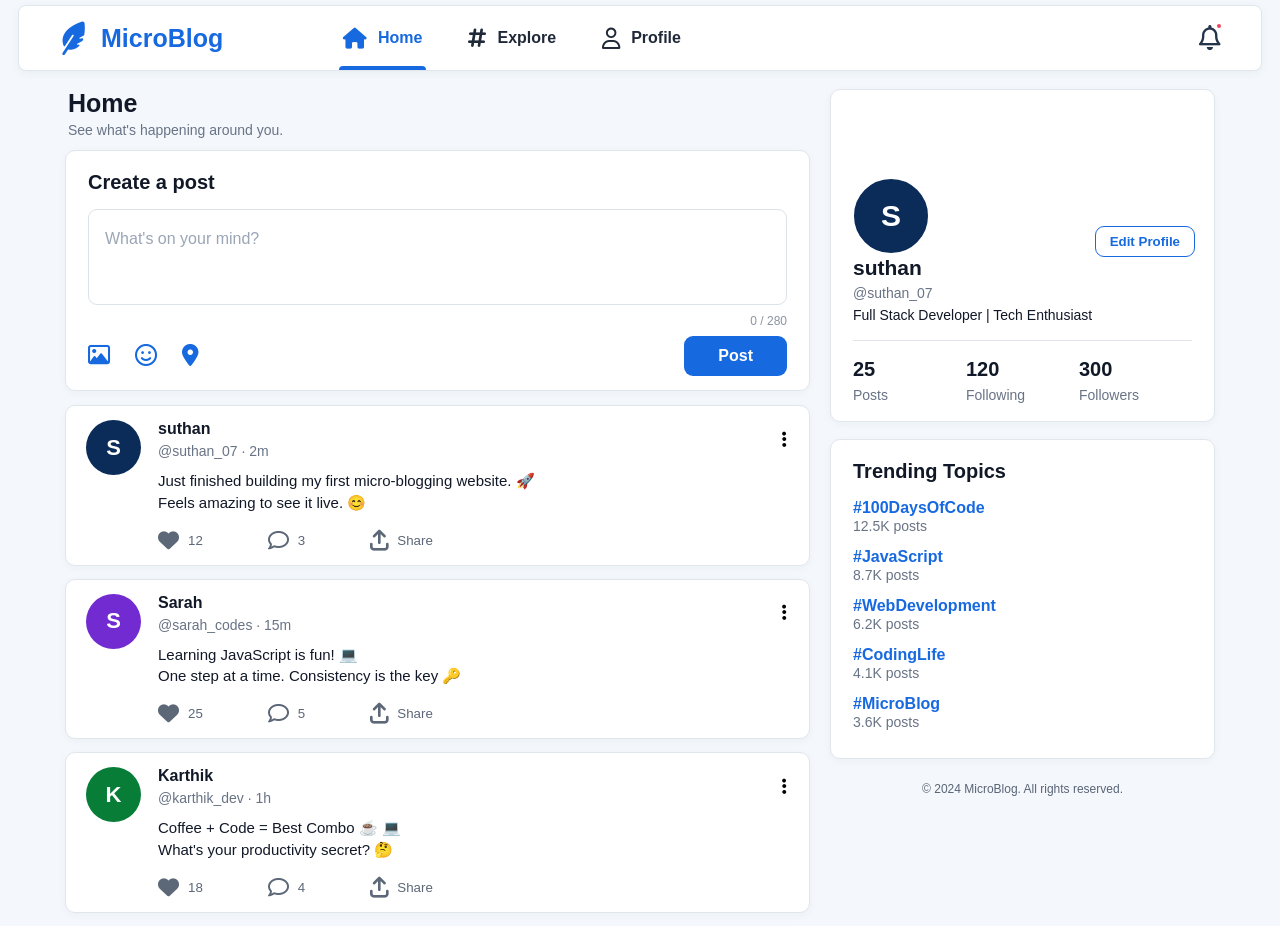
<file: EX-1(b)/index.html>
<!DOCTYPE html>
<html lang="en">
<head>
<meta charset="UTF-8">
<meta name="viewport" content="width=device-width, initial-scale=1.0">
<title>MicroBlog</title>
<link rel="stylesheet" href="style.css">
<link rel="stylesheet" href="https://cdnjs.cloudflare.com/ajax/libs/font-awesome/6.5.2/css/all.min.css">
</head>

<body>

<header class="navbar">
    <div class="logo">
        <i class="fa-solid fa-feather-pointed"></i>
        <span>MicroBlog</span>
    </div>

    <nav>
        <a href="#home" class="nav-link active" data-page="home">
            <i class="fa-solid fa-house"></i>
            <span>Home</span>
        </a>

        <a href="#explore" class="nav-link" data-page="explore">
            <i class="fa-solid fa-hashtag"></i>
            <span>Explore</span>
        </a>

        <a href="#profile" class="nav-link" data-page="profile">
            <i class="fa-regular fa-user"></i>
            <span>Profile</span>
        </a>
    </nav>

    <button class="notification-btn" id="notificationBtn">
        <i class="fa-regular fa-bell"></i>
        <span class="notification-dot"></span>
    </button>
</header>


<main class="layout">

<section class="feed">

    <div class="page-title" id="pageTitle">
        <h1>Home</h1>
        <p>See what's happening around you.</p>
    </div>


    <!-- CREATE POST -->
    <div class="create-post">
        <h2>Create a post</h2>

        <textarea id="postInput"
        maxlength="280"
        placeholder="What's on your mind?"></textarea>

        <div class="post-tools">
            <span id="charCount">0 / 280</span>
        </div>

        <div class="post-actions">

            <div class="action-icons">

                <button id="imageBtn" title="Add image">
                    <i class="fa-regular fa-image"></i>
                </button>

                <button id="emojiBtn" title="Add emoji">
                    <i class="fa-regular fa-face-smile"></i>
                </button>

                <button id="locationBtn" title="Add location">
                    <i class="fa-solid fa-location-dot"></i>
                </button>

                <input type="file" id="imageInput" accept="image/*" hidden>

            </div>

            <button id="postBtn">Post</button>
        </div>

        <div id="emojiPicker" class="emoji-picker">
            <button>😀</button>
            <button>😂</button>
            <button>😍</button>
            <button>🔥</button>
            <button>🚀</button>
            <button>❤️</button>
            <button>👍</button>
            <button>😊</button>
            <button>💻</button>
            <button>☕</button>
            <button>🎯</button>
            <button>✨</button>
        </div>
    </div>


    <!-- POSTS -->
    <div id="posts">

        <article class="post">

            <div class="avatar blue">S</div>

            <div class="post-content">

                <div class="post-header">

                    <div>
                        <strong>suthan</strong>
                        <span>@suthan_07 · 2m</span>
                    </div>

                    <button class="more-btn">
                        <i class="fa-solid fa-ellipsis-vertical"></i>
                    </button>

                    <div class="post-menu">
                        <button>Save Post</button>
                        <button>Copy Link</button>
                        <button>Report</button>
                    </div>

                </div>

                <p>
                    Just finished building my first micro-blogging website. 🚀<br>
                    Feels amazing to see it live. 😊
                </p>

                <div class="post-footer">

                    <button class="like-btn">
                        <i class="fa-solid fa-heart"></i>
                        <span>12</span>
                    </button>

                    <button class="comment-btn">
                        <i class="fa-regular fa-comment"></i>
                        <span>3</span>
                    </button>

                    <button class="share-btn">
                        <i class="fa-solid fa-arrow-up-from-bracket"></i>
                        <span>Share</span>
                    </button>

                </div>

                <div class="comments">
                    <div class="comment">
                        <b>Alex</b>
                        <span>Great work! 🔥</span>
                    </div>

                    <div class="comment">
                        <b>John</b>
                        <span>Looks amazing!</span>
                    </div>

                    <div class="comment-input">
                        <input placeholder="Write a comment...">
                        <button>Send</button>
                    </div>
                </div>

            </div>
        </article>


        <article class="post">

            <div class="avatar purple">S</div>

            <div class="post-content">

                <div class="post-header">

                    <div>
                        <strong>Sarah</strong>
                        <span>@sarah_codes · 15m</span>
                    </div>

                    <button class="more-btn">
                        <i class="fa-solid fa-ellipsis-vertical"></i>
                    </button>

                    <div class="post-menu">
                        <button>Save Post</button>
                        <button>Copy Link</button>
                        <button>Report</button>
                    </div>

                </div>

                <p>
                    Learning JavaScript is fun! 💻<br>
                    One step at a time. Consistency is the key 🔑
                </p>

                <div class="post-footer">

                    <button class="like-btn">
                        <i class="fa-solid fa-heart"></i>
                        <span>25</span>
                    </button>

                    <button class="comment-btn">
                        <i class="fa-regular fa-comment"></i>
                        <span>5</span>
                    </button>

                    <button class="share-btn">
                        <i class="fa-solid fa-arrow-up-from-bracket"></i>
                        <span>Share</span>
                    </button>

                </div>

                <div class="comments">

                    <div class="comment">
                        <b>Mike</b>
                        <span>Keep going! 💪</span>
                    </div>

                    <div class="comment-input">
                        <input placeholder="Write a comment...">
                        <button>Send</button>
                    </div>

                </div>

            </div>
        </article>


        <article class="post">

            <div class="avatar green">K</div>

            <div class="post-content">

                <div class="post-header">

                    <div>
                        <strong>Karthik</strong>
                        <span>@karthik_dev · 1h</span>
                    </div>

                    <button class="more-btn">
                        <i class="fa-solid fa-ellipsis-vertical"></i>
                    </button>

                    <div class="post-menu">
                        <button>Save Post</button>
                        <button>Copy Link</button>
                        <button>Report</button>
                    </div>

                </div>

                <p>
                    Coffee + Code = Best Combo ☕ 💻<br>
                    What's your productivity secret? 🤔
                </p>

                <div class="post-footer">

                    <button class="like-btn">
                        <i class="fa-solid fa-heart"></i>
                        <span>18</span>
                    </button>

                    <button class="comment-btn">
                        <i class="fa-regular fa-comment"></i>
                        <span>4</span>
                    </button>

                    <button class="share-btn">
                        <i class="fa-solid fa-arrow-up-from-bracket"></i>
                        <span>Share</span>
                    </button>

                </div>

                <div class="comments">

                    <div class="comment-input">
                        <input placeholder="Write a comment...">
                        <button>Send</button>
                    </div>

                </div>

            </div>
        </article>

    </div>

</section>


<!-- SIDEBAR -->
<aside class="sidebar">

    <!-- PROFILE CARD -->
    <div class="profile-card">

        <div class="cover"></div>

        <div class="profile-info">

            <div class="profile-avatar" id="profileAvatar">S</div>

            <button class="edit-profile" id="editProfile">
                Edit Profile
            </button>

            <h2 id="profileName">suthan</h2>
            <p class="username" id="profileUsername">@suthan_07</p>

            <p class="bio" id="profileBio">
                Full Stack Developer | Tech Enthusiast
            </p>

            <div class="profile-stats">

                <div>
                    <strong id="postCount">25</strong>
                    <span>Posts</span>
                </div>

                <div>
                    <strong>120</strong>
                    <span>Following</span>
                </div>

                <div>
                    <strong>300</strong>
                    <span>Followers</span>
                </div>

            </div>

        </div>
    </div>


    <!-- TRENDING -->
    <div class="trending">

        <h2>Trending Topics</h2>

        <div class="trend">
            <button>#100DaysOfCode</button>
            <span>12.5K posts</span>
        </div>

        <div class="trend">
            <button>#JavaScript</button>
            <span>8.7K posts</span>
        </div>

        <div class="trend">
            <button>#WebDevelopment</button>
            <span>6.2K posts</span>
        </div>

        <div class="trend">
            <button>#CodingLife</button>
            <span>4.1K posts</span>
        </div>

        <div class="trend">
            <button>#MicroBlog</button>
            <span>3.6K posts</span>
        </div>

    </div>

    <footer>
        © 2024 MicroBlog. All rights reserved.
    </footer>

</aside>

</main>


<!-- NOTIFICATION PANEL -->
<div class="notification-panel" id="notificationPanel">

    <div class="notification-header">
        <h3>Notifications</h3>
        <button id="closeNotifications">×</button>
    </div>

    <div class="notification-item">
        <div class="notification-icon">❤️</div>
        <p><b>Sarah</b> liked your post.</p>
    </div>

    <div class="notification-item">
        <div class="notification-icon">💬</div>
        <p><b>Alex</b> commented on your post.</p>
    </div>

    <div class="notification-item">
        <div class="notification-icon">👤</div>
        <p><b>John</b> started following you.</p>
    </div>

</div>


<!-- MODAL -->
<div class="modal" id="profileModal">

    <div class="modal-box">

        <button class="close-modal" id="closeModal">×</button>

        <h2>Edit Profile</h2>

        <label>Name</label>
        <input id="editName" value="suthan">

        <label>Username</label>
        <input id="editUsername" value="suthan_07">

        <label>Bio</label>
        <textarea id="editBio">Full Stack Developer | Tech Enthusiast</textarea>

        <button class="save-profile" id="saveProfile">
            Save Changes
        </button>

    </div>

</div>


<script src="script.js"></script>

</body>
</html>
</file>
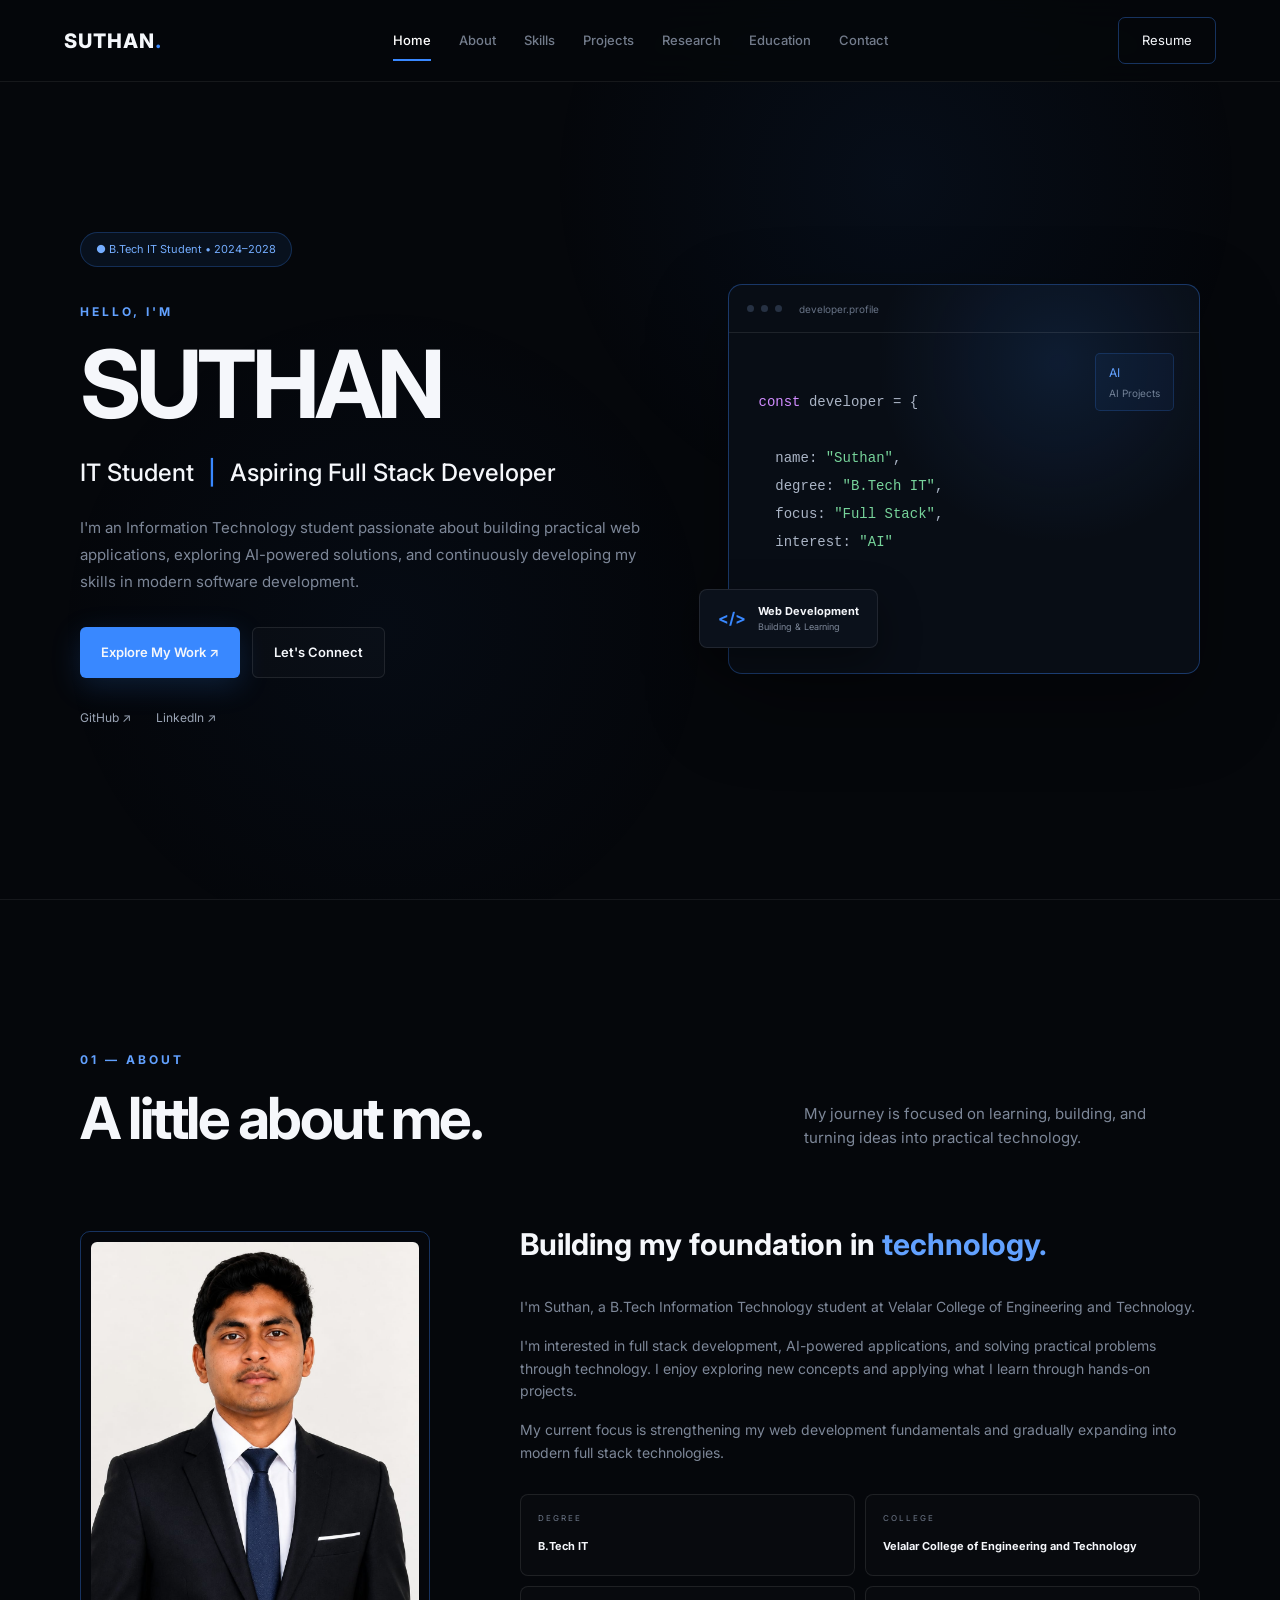
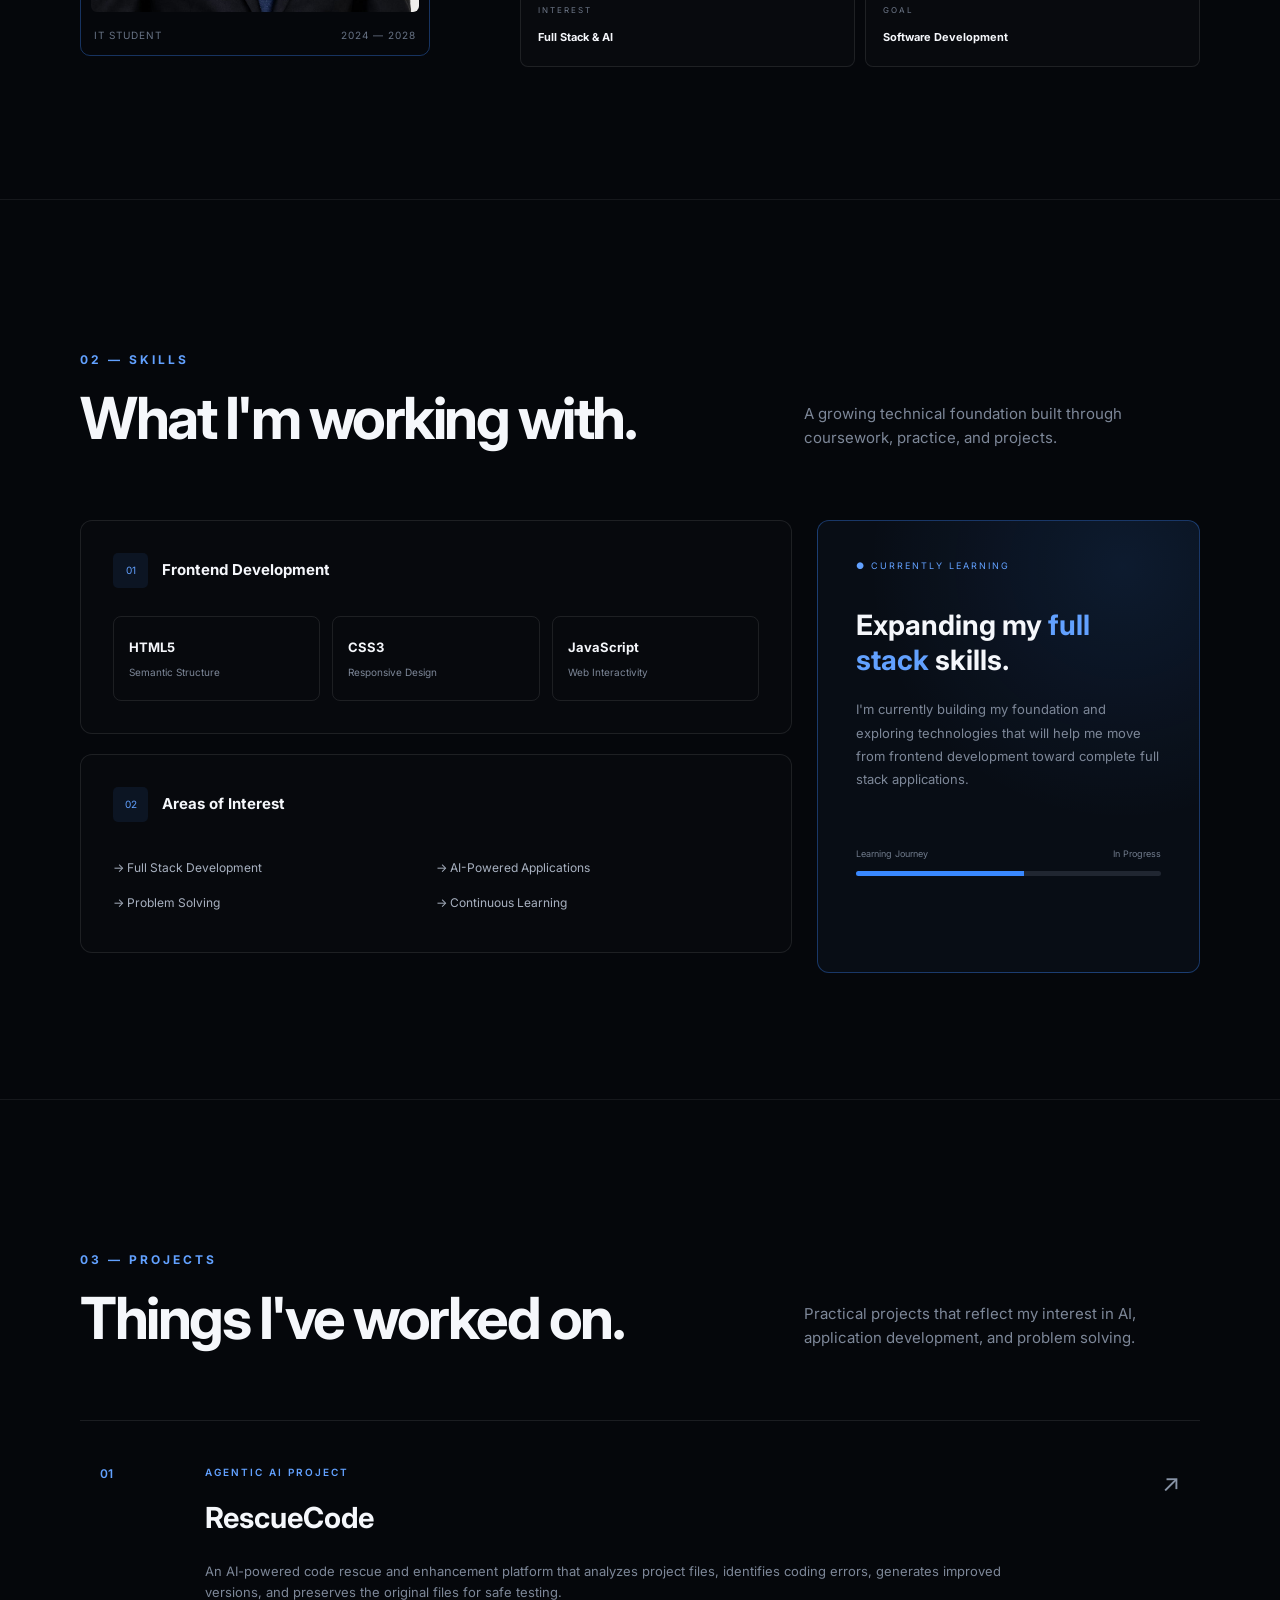
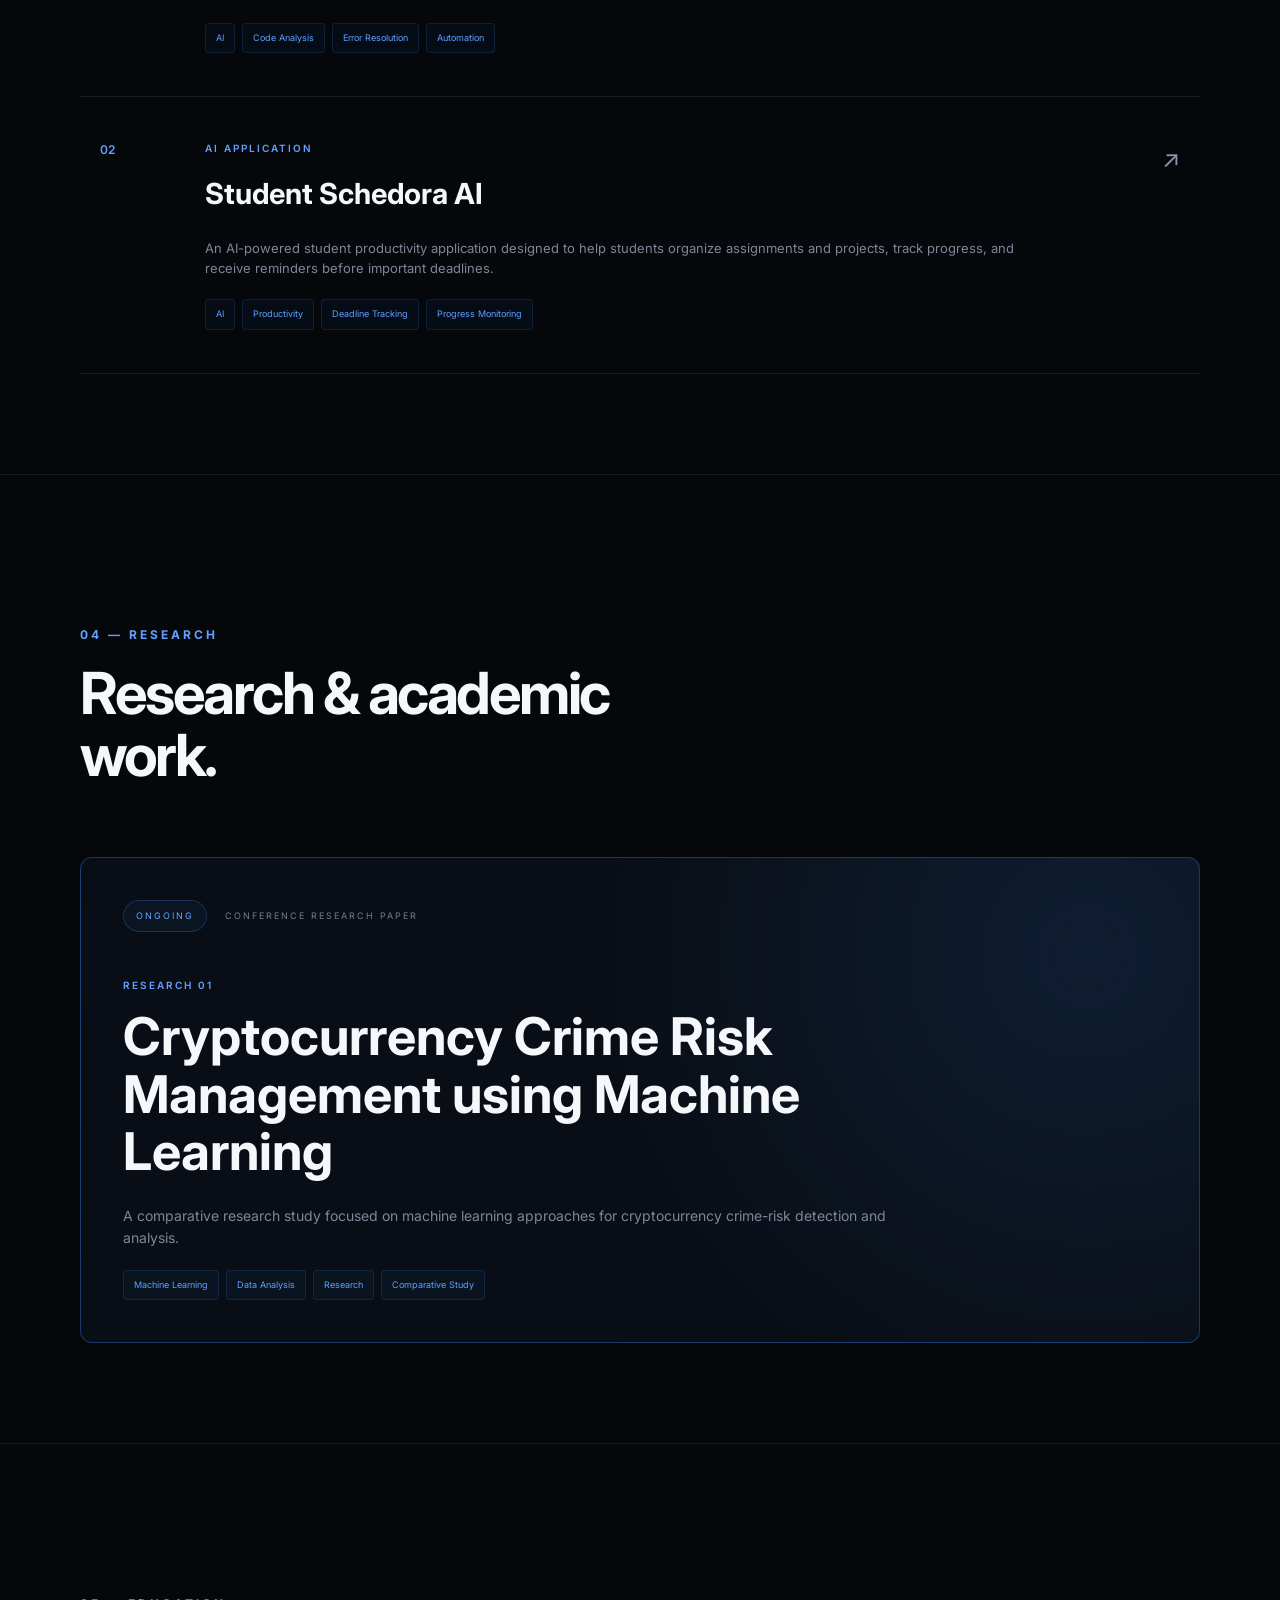
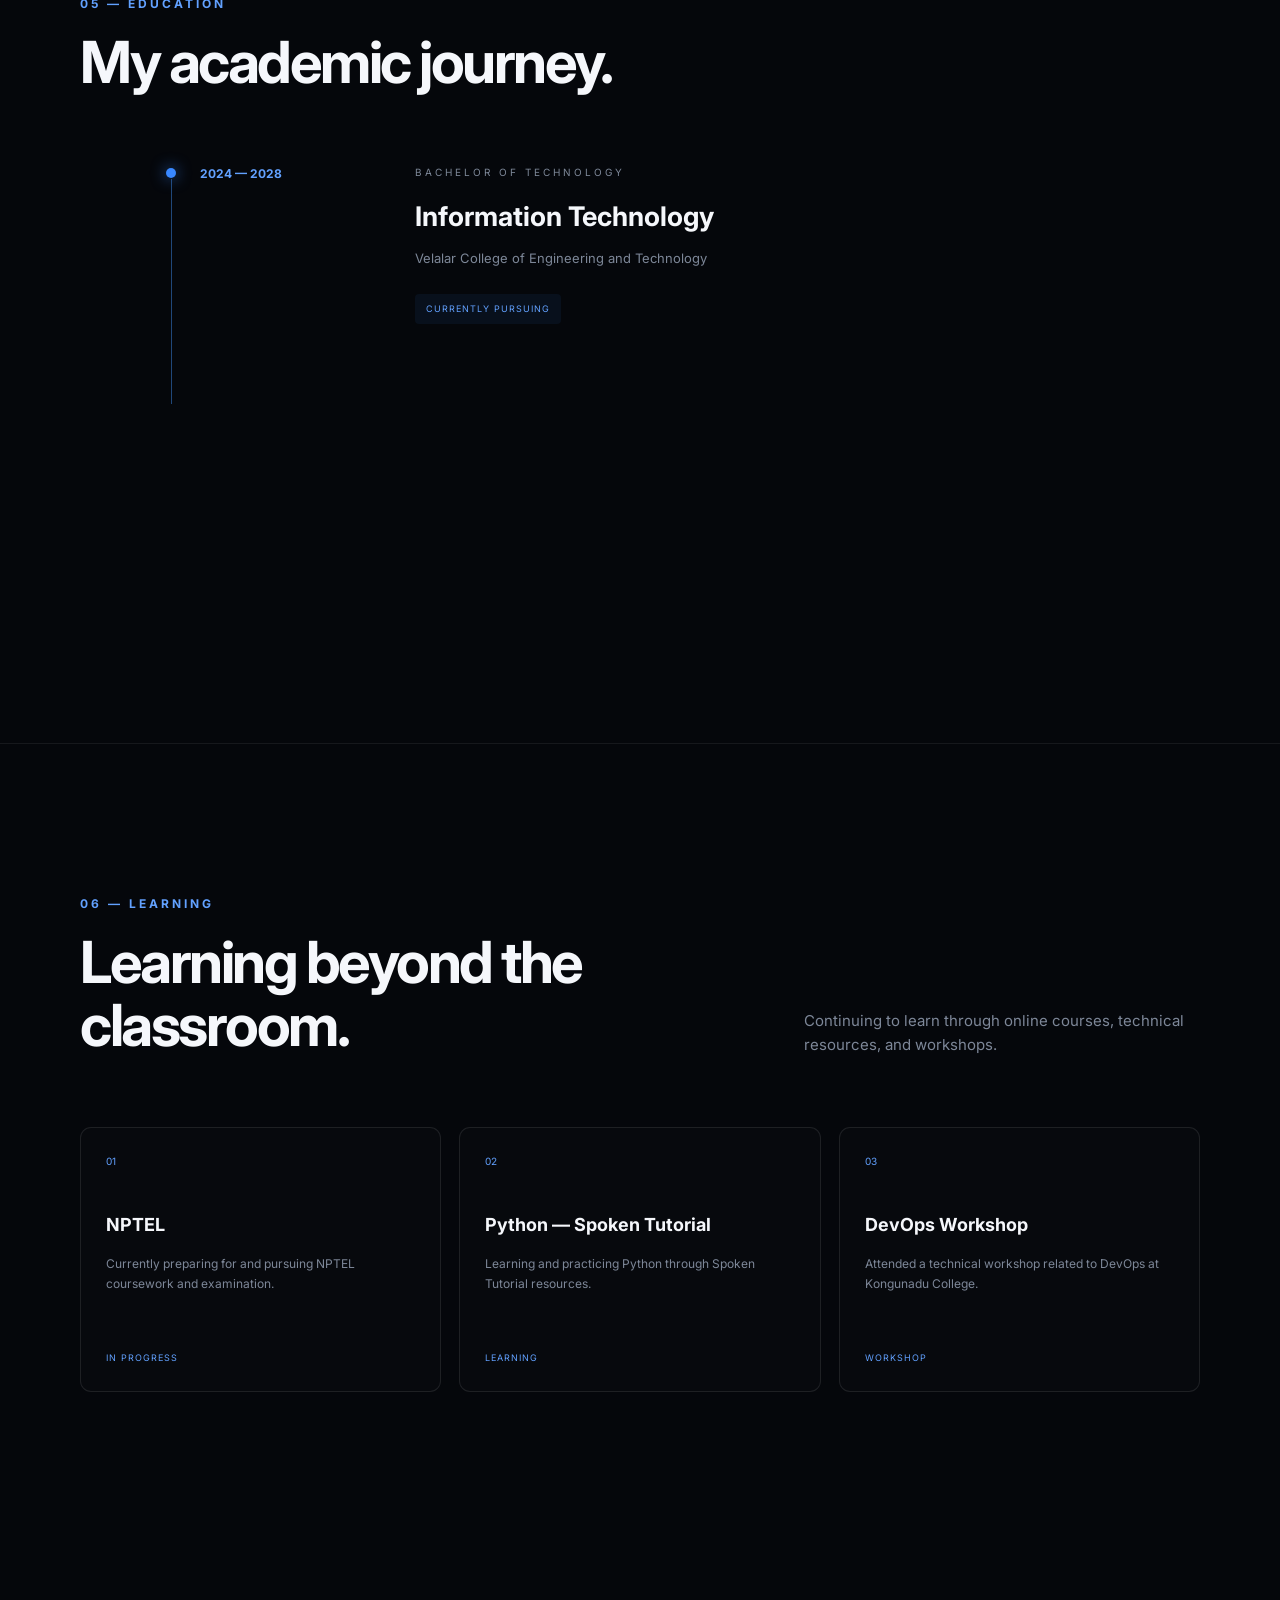
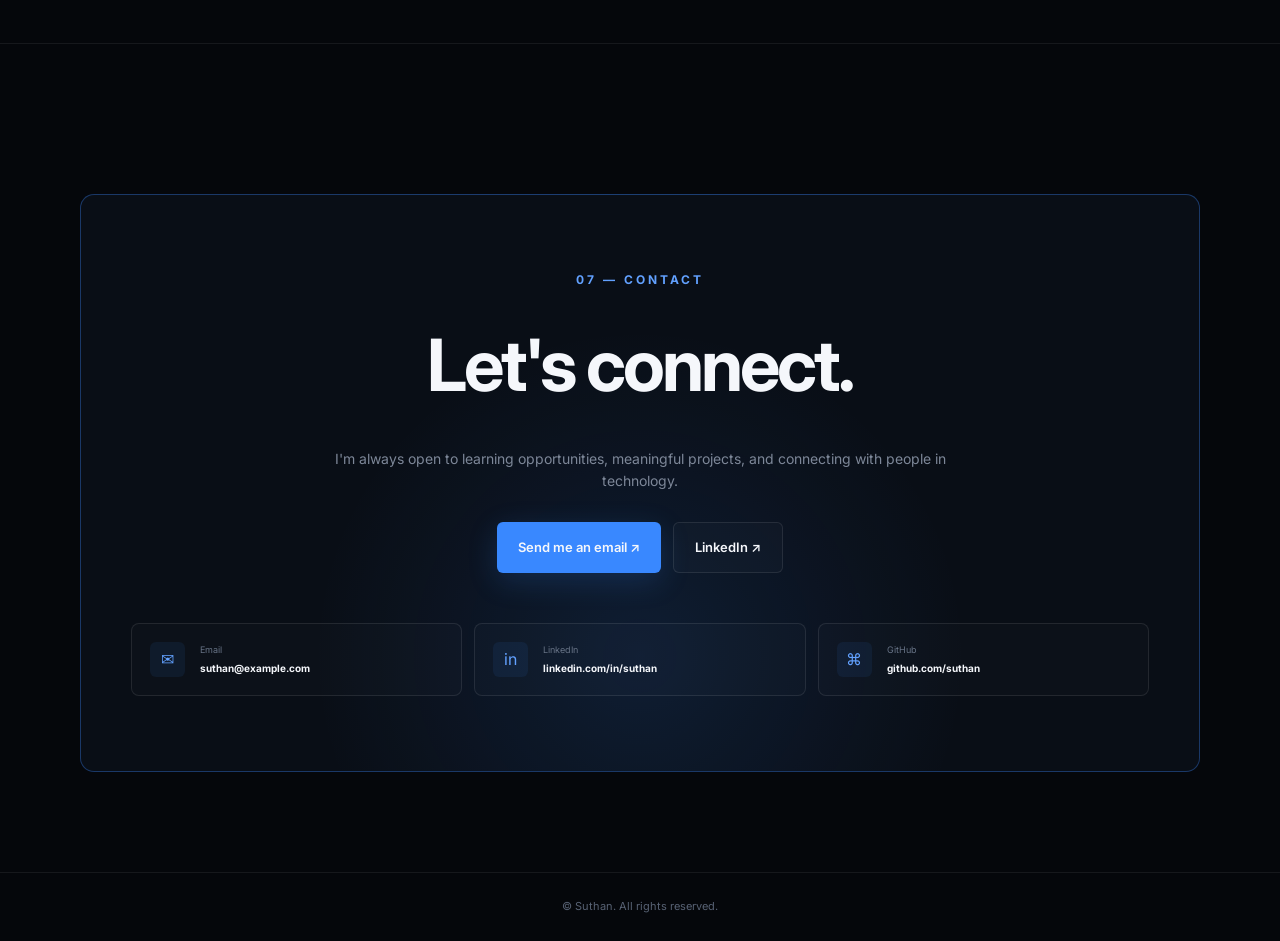
<file: EX-1(a)/Iindex.html>
<!-- index.html -->
<!DOCTYPE html>
<html lang="en">
<head>
    <meta charset="UTF-8">
    <meta name="viewport" content="width=device-width, initial-scale=1.0">
    <title>Suthan | Portfolio</title>

    <link rel="stylesheet" href="style.css">
    <link rel="preconnect" href="https://fonts.googleapis.com">
    <link rel="preconnect" href="https://fonts.gstatic.com" crossorigin>
    <link href="https://fonts.googleapis.com/css2?family=Inter:wght@400;500;600;700;800&display=swap" rel="stylesheet">
</head>

<body>

<header class="navbar">
    <div class="nav-container">
        <a href="#home" class="logo">SUTHAN<span>.</span></a>

        <button class="menu-btn" id="menuBtn">☰</button>

        <nav id="navLinks">
            <a href="#home" class="nav-link active">Home</a>
            <a href="#about" class="nav-link">About</a>
            <a href="#skills" class="nav-link">Skills</a>
            <a href="#projects" class="nav-link">Projects</a>
            <a href="#research" class="nav-link">Research</a>
            <a href="#education" class="nav-link">Education</a>
            <a href="#contact" class="nav-link">Contact</a>
        </nav>

        <a href="resume.pdf" class="resume-btn" target="_blank">Resume</a>
    </div>
</header>


<main>

<!-- HOME -->
<section id="home" class="section hero">
    <div class="container hero-grid">

        <div class="hero-content">
            <div class="badge">● B.Tech IT Student • 2024–2028</div>

            <p class="eyebrow">HELLO, I'M</p>

            <h1>SUTHAN</h1>

            <h2>
                IT Student
                <span>|</span>
                Aspiring Full Stack Developer
            </h2>

            <p class="hero-text">
                I'm an Information Technology student passionate about building
                practical web applications, exploring AI-powered solutions,
                and continuously developing my skills in modern software development.
            </p>

            <div class="hero-buttons">
                <a href="#projects" class="btn primary">Explore My Work ↗</a>
                <a href="#contact" class="btn secondary">Let's Connect</a>
            </div>

            <div class="social-links">
                <a href="https://github.com/" target="_blank">GitHub ↗</a>
                <a href="https://linkedin.com/" target="_blank">LinkedIn ↗</a>
            </div>
        </div>

        <div class="code-card">
            <div class="window-bar">
                <span></span><span></span><span></span>
                <small>developer.profile</small>
            </div>

            <div class="code-content">
                <div class="code-label">AI <small>AI Projects</small></div>

                <pre><code><span class="purple">const</span> developer = {

  name: <span class="green">"Suthan"</span>,
  degree: <span class="green">"B.Tech IT"</span>,
  focus: <span class="green">"Full Stack"</span>,
  interest: <span class="green">"AI"</span>

};</code></pre>
            </div>

            <div class="floating-card">
                <strong>&lt;/&gt;</strong>
                <div>
                    <b>Web Development</b>
                    <small>Building & Learning</small>
                </div>
            </div>
        </div>

    </div>
</section>


<!-- ABOUT -->
<section id="about" class="section">
    <div class="container">

        <div class="section-heading">
            <div>
                <p class="eyebrow">01 — ABOUT</p>
                <h2>A little about me.</h2>
            </div>

            <p>
                My journey is focused on learning, building,
                and turning ideas into practical technology.
            </p>
        </div>

        <div class="about-grid">

            <div class="profile-wrapper">
                <img src="suthan.jpeg" alt="Suthan">
                <div class="profile-footer">
                    <span>IT STUDENT</span>
                    <span>2024 — 2028</span>
                </div>
            </div>

            <div class="about-content">
                <h3>Building my foundation in <span>technology.</span></h3>

                <p>
                    I'm Suthan, a B.Tech Information Technology student at
                    Velalar College of Engineering and Technology.
                </p>

                <p>
                    I'm interested in full stack development, AI-powered
                    applications, and solving practical problems through technology.
                    I enjoy exploring new concepts and applying what I learn
                    through hands-on projects.
                </p>

                <p>
                    My current focus is strengthening my web development
                    fundamentals and gradually expanding into modern full stack
                    technologies.
                </p>

                <div class="info-grid">
                    <div class="info-box">
                        <small>DEGREE</small>
                        <strong>B.Tech IT</strong>
                    </div>

                    <div class="info-box">
                        <small>COLLEGE</small>
                        <strong>Velalar College of Engineering and Technology</strong>
                    </div>

                    <div class="info-box">
                        <small>INTEREST</small>
                        <strong>Full Stack & AI</strong>
                    </div>

                    <div class="info-box">
                        <small>GOAL</small>
                        <strong>Software Development</strong>
                    </div>
                </div>
            </div>

        </div>
    </div>
</section>


<!-- SKILLS -->
<section id="skills" class="section">
    <div class="container">

        <div class="section-heading">
            <div>
                <p class="eyebrow">02 — SKILLS</p>
                <h2>What I'm working with.</h2>
            </div>

            <p>
                A growing technical foundation built through coursework,
                practice, and projects.
            </p>
        </div>

        <div class="skills-layout">

            <div>

                <div class="panel">
                    <div class="panel-title">
                        <span>01</span>
                        <h3>Frontend Development</h3>
                    </div>

                    <div class="skill-grid">
                        <div class="skill-card">
                            <h4>HTML5</h4>
                            <p>Semantic Structure</p>
                        </div>

                        <div class="skill-card">
                            <h4>CSS3</h4>
                            <p>Responsive Design</p>
                        </div>

                        <div class="skill-card">
                            <h4>JavaScript</h4>
                            <p>Web Interactivity</p>
                        </div>
                    </div>
                </div>

                <div class="panel interests">
                    <div class="panel-title">
                        <span>02</span>
                        <h3>Areas of Interest</h3>
                    </div>

                    <div class="interest-grid">
                        <p>→ Full Stack Development</p>
                        <p>→ AI-Powered Applications</p>
                        <p>→ Problem Solving</p>
                        <p>→ Continuous Learning</p>
                    </div>
                </div>

            </div>

            <div class="learning-card">
                <p class="learning-label">● CURRENTLY LEARNING</p>

                <h3>
                    Expanding my <span>full stack</span> skills.
                </h3>

                <p>
                    I'm currently building my foundation and exploring
                    technologies that will help me move from frontend
                    development toward complete full stack applications.
                </p>

                <div class="progress-title">
                    <span>Learning Journey</span>
                    <span>In Progress</span>
                </div>

                <div class="progress">
                    <div></div>
                </div>
            </div>

        </div>
    </div>
</section>


<!-- PROJECTS -->
<section id="projects" class="section">
    <div class="container">

        <div class="section-heading">
            <div>
                <p class="eyebrow">03 — PROJECTS</p>
                <h2>Things I've worked on.</h2>
            </div>

            <p>
                Practical projects that reflect my interest in AI,
                application development, and problem solving.
            </p>
        </div>

        <div class="projects">

            <article class="project">
                <div class="project-number">01</div>

                <div class="project-content">
                    <p class="project-type">AGENTIC AI PROJECT</p>
                    <h3>RescueCode</h3>

                    <p>
                        An AI-powered code rescue and enhancement platform that
                        analyzes project files, identifies coding errors,
                        generates improved versions, and preserves the original
                        files for safe testing.
                    </p>

                    <div class="tags">
                        <span>AI</span>
                        <span>Code Analysis</span>
                        <span>Error Resolution</span>
                        <span>Automation</span>
                    </div>
                </div>

                <span class="project-arrow">↗</span>
            </article>


            <article class="project">
                <div class="project-number">02</div>

                <div class="project-content">
                    <p class="project-type">AI APPLICATION</p>
                    <h3>Student Schedora AI</h3>

                    <p>
                        An AI-powered student productivity application designed
                        to help students organize assignments and projects,
                        track progress, and receive reminders before important
                        deadlines.
                    </p>

                    <div class="tags">
                        <span>AI</span>
                        <span>Productivity</span>
                        <span>Deadline Tracking</span>
                        <span>Progress Monitoring</span>
                    </div>
                </div>

                <span class="project-arrow">↗</span>
            </article>

        </div>
    </div>
</section>


<!-- RESEARCH -->
<section id="research" class="section">
    <div class="container">

        <div class="section-heading">
            <div>
                <p class="eyebrow">04 — RESEARCH</p>
                <h2>Research & academic work.</h2>
            </div>
        </div>

        <div class="research-card">

            <div class="research-top">
                <span class="status">ONGOING</span>
                <span>CONFERENCE RESEARCH PAPER</span>
            </div>

            <p class="project-type">RESEARCH 01</p>

            <h3>
                Cryptocurrency Crime Risk Management
                using Machine Learning
            </h3>

            <p>
                A comparative research study focused on machine learning
                approaches for cryptocurrency crime-risk detection and analysis.
            </p>

            <div class="tags">
                <span>Machine Learning</span>
                <span>Data Analysis</span>
                <span>Research</span>
                <span>Comparative Study</span>
            </div>

        </div>
    </div>
</section>


<!-- EDUCATION -->
<section id="education" class="section">
    <div class="container">

        <div class="section-heading">
            <div>
                <p class="eyebrow">05 — EDUCATION</p>
                <h2>My academic journey.</h2>
            </div>
        </div>

        <div class="education">

            <div class="education-year">
                <span class="timeline-dot"></span>
                <strong>2024 — 2028</strong>
            </div>

            <div class="education-content">
                <p class="degree">BACHELOR OF TECHNOLOGY</p>

                <h3>Information Technology</h3>

                <p>
                    Velalar College of Engineering and Technology
                </p>

                <span class="current">CURRENTLY PURSUING</span>
            </div>

        </div>
    </div>
</section>


<!-- LEARNING -->
<section id="learning" class="section">
    <div class="container">

        <div class="section-heading">
            <div>
                <p class="eyebrow">06 — LEARNING</p>
                <h2>Learning beyond the classroom.</h2>
            </div>

            <p>
                Continuing to learn through online courses,
                technical resources, and workshops.
            </p>
        </div>

        <div class="learning-grid">

            <div class="learning-item">
                <span>01</span>
                <h3>NPTEL</h3>
                <p>
                    Currently preparing for and pursuing NPTEL
                    coursework and examination.
                </p>
                <small>IN PROGRESS</small>
            </div>

            <div class="learning-item">
                <span>02</span>
                <h3>Python — Spoken Tutorial</h3>
                <p>
                    Learning and practicing Python through
                    Spoken Tutorial resources.
                </p>
                <small>LEARNING</small>
            </div>

            <div class="learning-item">
                <span>03</span>
                <h3>DevOps Workshop</h3>
                <p>
                    Attended a technical workshop related to
                    DevOps at Kongunadu College.
                </p>
                <small>WORKSHOP</small>
            </div>

        </div>
    </div>
</section>


<!-- CONTACT -->
<section id="contact" class="section contact-section">
    <div class="container">

        <div class="contact-card">

            <p class="eyebrow">07 — CONTACT</p>

            <h2>Let's connect.</h2>

            <p>
                I'm always open to learning opportunities, meaningful projects,
                and connecting with people in technology.
            </p>

            <div class="contact-buttons">
                <a href="mailto:suthan@example.com" class="btn primary">
                    Send me an email ↗
                </a>

                <a href="https://linkedin.com/" target="_blank" class="btn secondary">
                    LinkedIn ↗
                </a>
            </div>

            <div class="contact-info">

                <a href="mailto:suthan@example.com">
                    <span>✉</span>
                    <div>
                        <small>Email</small>
                        <strong>suthan@example.com</strong>
                    </div>
                </a>

                <a href="https://linkedin.com/" target="_blank">
                    <span>in</span>
                    <div>
                        <small>LinkedIn</small>
                        <strong>linkedin.com/in/suthan</strong>
                    </div>
                </a>

                <a href="https://github.com/" target="_blank">
                    <span>⌘</span>
                    <div>
                        <small>GitHub</small>
                        <strong>github.com/suthan</strong>
                    </div>
                </a>

            </div>

        </div>

    </div>
</section>

</main>


<footer>
    <p>© <span id="year"></span> Suthan. All rights reserved.</p>
</footer>

<script src="script.js"></script>

</body>
</html>
</file>
<file: EX-1(b)/style.css>
* {
    margin: 0;
    padding: 0;
    box-sizing: border-box;
}

:root {
    --blue: #1769e0;
    --dark-blue: #0b2c59;
    --background: #f4f8fc;
    --white: #ffffff;
    --border: #e1e6ed;
    --text: #111827;
    --muted: #687385;
    --danger: #f32258;
}

body {
    font-family: Arial, Helvetica, sans-serif;
    background: var(--background);
    color: var(--text);
}


/* NAVBAR */

.navbar {
    height: 66px;
    width: calc(100% - 36px);
    margin: 5px auto 18px;

    display: flex;
    align-items: center;

    background: white;
    border: 1px solid var(--border);
    border-radius: 8px;

    padding: 0 40px;
    box-shadow: 0 2px 8px rgba(30,60,90,.06);

    position: sticky;
    top: 5px;
    z-index: 100;
}

.logo {
    display: flex;
    align-items: center;
    gap: 13px;

    color: var(--blue);
    font-size: 25px;
    font-weight: 700;

    width: 280px;
}

.logo i {
    font-size: 29px;
    transform: rotate(-12deg);
}

nav {
    display: flex;
    align-self: stretch;
    gap: 38px;
}

.nav-link {
    position: relative;

    display: flex;
    align-items: center;
    gap: 11px;

    padding: 0 4px;

    text-decoration: none;
    color: #202938;

    font-size: 16px;
    font-weight: 600;
}

.nav-link i {
    font-size: 21px;
}

.nav-link.active {
    color: var(--blue);
}

.nav-link.active::after {
    content: "";

    position: absolute;
    bottom: 0;
    left: 0;
    right: 0;

    height: 4px;

    background: var(--blue);
    border-radius: 4px 4px 0 0;
}

.notification-btn {
    margin-left: auto;

    position: relative;

    border: none;
    background: transparent;

    font-size: 25px;
    color: #253449;

    cursor: pointer;
}

.notification-dot {
    position: absolute;

    width: 8px;
    height: 8px;

    background: #f0445b;

    border-radius: 50%;

    top: -2px;
    right: -2px;

    border: 2px solid white;
}


/* LAYOUT */

.layout {
    width: calc(100% - 130px);
    max-width: 1180px;

    margin: auto;

    display: grid;
    grid-template-columns: minmax(0,1fr) 385px;

    gap: 20px;
}

.feed {
    min-width: 0;
}

.page-title {
    margin: 0 0 12px 3px;
}

.page-title h1 {
    font-size: 25px;
}

.page-title p {
    margin-top: 4px;
    color: var(--muted);
    font-size: 14px;
}


/* CREATE POST */

.create-post,
.post,
.profile-card,
.trending {
    background: white;

    border: 1px solid var(--border);
    border-radius: 10px;

    box-shadow: 0 2px 8px rgba(31,54,80,.04);
}

.create-post {
    padding: 20px 22px 14px;
    margin-bottom: 14px;
}

.create-post h2 {
    font-size: 20px;
    margin-bottom: 15px;
}

textarea {
    font-family: inherit;
}

#create-post textarea,
.create-post > textarea {
    width: 100%;
    height: 96px;

    resize: none;

    border: 1px solid #dce2e9;
    border-radius: 9px;

    padding: 20px 16px;

    font-size: 16px;

    outline: none;
}

.create-post > textarea:focus {
    border-color: var(--blue);
}

.create-post > textarea::placeholder {
    color: #9aa5b5;
}

.post-tools {
    text-align: right;
    color: #8a94a3;
    font-size: 12px;
    margin-top: 5px;
}

.post-actions {
    display: flex;
    align-items: center;
    justify-content: space-between;

    margin-top: 8px;
}

.action-icons {
    display: flex;
    gap: 25px;
}

.action-icons button {
    border: none;
    background: transparent;

    color: var(--blue);

    font-size: 22px;

    cursor: pointer;
}

.action-icons button:hover {
    transform: scale(1.1);
}

#postBtn {
    border: none;

    background: var(--blue);
    color: white;

    font-size: 16px;
    font-weight: 700;

    padding: 11px 34px;

    border-radius: 9px;

    cursor: pointer;
}

#postBtn:hover {
    background: #0d58c9;
}

.emoji-picker {
    display: none;

    margin-top: 10px;

    padding: 8px;

    border: 1px solid var(--border);
    border-radius: 8px;

    background: white;

    width: fit-content;
}

.emoji-picker.show {
    display: flex;
    gap: 5px;
}

.emoji-picker button {
    border: none;
    background: transparent;

    font-size: 21px;
    cursor: pointer;
}


/* POST */

.post {
    display: flex;
    gap: 17px;

    padding: 14px 22px 14px 20px;

    margin-bottom: 13px;
}

.avatar {
    flex: 0 0 55px;

    width: 55px;
    height: 55px;

    border-radius: 50%;

    display: flex;
    align-items: center;
    justify-content: center;

    color: white;

    font-size: 22px;
    font-weight: 700;
}

.blue {
    background: #0b2c59;
}

.purple {
    background: #722bd1;
}

.green {
    background: #087d37;
}

.post-content {
    flex: 1;
    min-width: 0;
}

.post-header {
    display: flex;
    justify-content: space-between;
    position: relative;
}

.post-header strong {
    display: block;
    font-size: 16px;
    margin-bottom: 4px;
}

.post-header span {
    color: var(--muted);
    font-size: 14px;
}

.more-btn {
    border: none;
    background: transparent;

    font-size: 18px;

    cursor: pointer;
}

.post-menu {
    display: none;

    position: absolute;

    right: 0;
    top: 27px;

    width: 140px;

    background: white;

    border: 1px solid var(--border);
    border-radius: 8px;

    box-shadow: 0 5px 20px rgba(0,0,0,.12);

    overflow: hidden;

    z-index: 10;
}

.post-menu.show {
    display: block;
}

.post-menu button {
    width: 100%;

    border: none;
    background: white;

    padding: 10px;

    text-align: left;

    cursor: pointer;
}

.post-menu button:hover {
    background: #f1f5f9;
}

.post p {
    margin-top: 10px;

    line-height: 1.45;

    font-size: 15px;
}

.post-footer {
    display: flex;
    align-items: center;

    gap: 65px;

    margin-top: 16px;
}

.post-footer button {
    border: none;
    background: transparent;

    color: #5c6777;

    display: flex;
    align-items: center;

    gap: 9px;

    cursor: pointer;
}

.post-footer button i {
    font-size: 21px;
}

.like-btn.liked {
    color: var(--danger);
}

.like-btn.liked i {
    color: var(--danger);
    animation: like .25s ease;
}

@keyframes like {
    50% {
        transform: scale(1.35);
    }
}


/* COMMENTS */

.comments {
    display: none;
    margin-top: 15px;
}

.comments.show {
    display: block;
}

.comment {
    padding: 8px 0;

    font-size: 14px;

    border-bottom: 1px solid #edf0f3;
}

.comment b {
    margin-right: 7px;
}

.comment-input {
    display: flex;
    gap: 7px;

    margin-top: 10px;
}

.comment-input input {
    flex: 1;

    border: 1px solid var(--border);
    border-radius: 7px;

    padding: 9px;

    outline: none;
}

.comment-input button {
    background: var(--blue);
    color: white;

    border: none;
    border-radius: 7px;

    padding: 0 13px;

    cursor: pointer;
}


/* PROFILE */

.profile-card {
    overflow: hidden;
    margin-bottom: 17px;
}

.cover {
    height: 121px;

    background-image:
    url("https://images.unsplash.com/photo-1500530855697-b586d89ba3ee?auto=format&fit=crop&w=900&q=80");

    background-size: cover;
    background-position: center;
}

.profile-info {
    position: relative;
    padding: 45px 22px 18px;
}

.profile-avatar {
    position: absolute;

    top: -35px;
    left: 20px;

    width: 80px;
    height: 80px;

    border-radius: 50%;

    background: var(--dark-blue);

    border: 3px solid white;

    display: flex;
    align-items: center;
    justify-content: center;

    color: white;

    font-size: 30px;
    font-weight: 700;
}

.edit-profile {
    position: absolute;

    right: 19px;
    top: 15px;

    border: 1px solid var(--blue);

    background: white;
    color: var(--blue);

    border-radius: 9px;

    padding: 7px 14px;

    font-weight: 600;

    cursor: pointer;
}

.profile-info h2 {
    font-size: 21px;
    margin-bottom: 5px;
}

.username {
    color: var(--muted);
    font-size: 14px;
    margin-bottom: 6px;
}

.bio {
    font-size: 14px;

    padding-bottom: 17px;

    border-bottom: 1px solid #e1e5ea;
}

.profile-stats {
    display: grid;
    grid-template-columns: repeat(3,1fr);

    padding-top: 17px;
}

.profile-stats div {
    display: flex;
    flex-direction: column;
    gap: 6px;
}

.profile-stats strong {
    font-size: 20px;
}

.profile-stats span {
    color: var(--muted);
    font-size: 14px;
}


/* TRENDING */

.trending {
    padding: 20px 22px 14px;
}

.trending h2 {
    font-size: 20px;
    margin-bottom: 16px;
}

.trend {
    margin-bottom: 13px;
}

.trend button {
    display: block;

    border: none;
    background: transparent;

    color: var(--blue);

    font-size: 16px;
    font-weight: 700;

    cursor: pointer;
}

.trend button:hover {
    text-decoration: underline;
}

.trend span {
    color: var(--muted);
    font-size: 14px;
}

.sidebar footer {
    text-align: center;

    color: #596475;

    font-size: 12px;

    margin-top: 23px;
}


/* NOTIFICATION */

.notification-panel {
    position: fixed;

    top: 76px;
    right: 30px;

    width: 330px;

    background: white;

    border: 1px solid var(--border);
    border-radius: 10px;

    box-shadow: 0 8px 30px rgba(0,0,0,.15);

    z-index: 200;

    display: none;
}

.notification-panel.show {
    display: block;
}

.notification-header {
    display: flex;
    justify-content: space-between;

    padding: 15px;

    border-bottom: 1px solid var(--border);
}

.notification-header button {
    border: none;
    background: transparent;

    font-size: 23px;

    cursor: pointer;
}

.notification-item {
    display: flex;
    gap: 12px;

    padding: 14px;

    border-bottom: 1px solid #edf0f3;
}

.notification-icon {
    font-size: 20px;
}

.notification-item p {
    font-size: 14px;
}


/* MODAL */

.modal {
    position: fixed;

    inset: 0;

    background: rgba(0,0,0,.45);

    display: none;

    align-items: center;
    justify-content: center;

    z-index: 300;
}

.modal.show {
    display: flex;
}

.modal-box {
    width: 400px;

    background: white;

    padding: 25px;

    border-radius: 12px;

    position: relative;
}

.modal-box h2 {
    margin-bottom: 20px;
}

.modal-box label {
    display: block;

    font-size: 14px;
    font-weight: 600;

    margin: 13px 0 6px;
}

.modal-box input,
.modal-box textarea {
    width: 100%;

    border: 1px solid var(--border);
    border-radius: 7px;

    padding: 10px;

    outline: none;
}

.modal-box textarea {
    height: 80px;
    resize: none;
}

.close-modal {
    position: absolute;

    right: 15px;
    top: 12px;

    border: none;
    background: transparent;

    font-size: 25px;

    cursor: pointer;
}

.save-profile {
    width: 100%;

    margin-top: 18px;

    padding: 11px;

    border: none;
    border-radius: 8px;

    background: var(--blue);
    color: white;

    font-weight: 700;

    cursor: pointer;
}


/* RESPONSIVE */

@media(max-width:900px) {

    .layout {
        width: calc(100% - 30px);

        grid-template-columns: 1fr;
    }

    .sidebar {
        display: grid;
        grid-template-columns: 1fr 1fr;

        gap: 15px;
    }

    .profile-card,
    .trending {
        margin-bottom: 0;
    }

    .sidebar footer {
        grid-column: 1/-1;
    }
}

@media(max-width:650px) {

    .navbar {
        width: calc(100% - 16px);
        padding: 0 15px;
    }

    .logo {
        width: auto;
        margin-right: 25px;
    }

    .logo span {
        display: none;
    }

    nav {
        gap: 20px;
    }

    .nav-link span {
        display: none;
    }

    .notification-btn {
        margin-left: 15px;
    }

    .layout {
        width: calc(100% - 16px);
    }

    .sidebar {
        display: block;
    }

    .profile-card {
        margin-bottom: 14px;
    }

    .post-footer {
        gap: 25px;
    }

    .post {
        padding: 14px;
    }

    .modal-box {
        width: calc(100% - 30px);
    }

    .notification-panel {
        right: 10px;
        width: calc(100% - 20px);
    }
}
</file>
<file: EX-1(a)/style.css>
/* style.css */

:root {
    --bg: #05070b;
    --card: #0a0f17;
    --card-light: #0d131d;
    --text: #f5f7fb;
    --muted: #7d8798;
    --muted-light: #a1aaba;
    --blue: #3988ff;
    --blue-light: #62a1ff;
    --border: rgba(255,255,255,0.09);
    --border-blue: rgba(57,136,255,0.35);
}

* {
    margin: 0;
    padding: 0;
    box-sizing: border-box;
}

html {
    scroll-behavior: smooth;
}

body {
    font-family: "Inter", sans-serif;
    background: var(--bg);
    color: var(--text);
    line-height: 1.6;
    overflow-x: hidden;
}

body::before {
    content: "";
    position: fixed;
    inset: 0;
    pointer-events: none;
    background:
        radial-gradient(circle at 70% 20%, rgba(35,100,190,.08), transparent 30%),
        radial-gradient(circle at 30% 70%, rgba(35,100,190,.05), transparent 30%);
    z-index: -1;
}

a {
    color: inherit;
    text-decoration: none;
}

.container {
    width: min(1120px, 90%);
    margin: auto;
}

.section {
    min-height: 100vh;
    padding: 150px 0 100px;
    border-bottom: 1px solid rgba(255,255,255,.07);
    scroll-margin-top: 70px;
}


/* NAVBAR */

.navbar {
    position: fixed;
    top: 0;
    left: 0;
    right: 0;
    height: 82px;
    background: rgba(5,7,11,.88);
    backdrop-filter: blur(18px);
    border-bottom: 1px solid rgba(255,255,255,.07);
    z-index: 1000;
}

.nav-container {
    width: min(1180px, 90%);
    height: 100%;
    margin: auto;
    display: flex;
    align-items: center;
    justify-content: space-between;
}

.logo {
    font-size: 20px;
    font-weight: 800;
    letter-spacing: 1px;
}

.logo span {
    color: var(--blue);
}

nav {
    display: flex;
    gap: 28px;
    align-items: center;
}

.nav-link {
    color: #737c8c;
    font-size: 13px;
    font-weight: 500;
    position: relative;
    transition: .3s;
}

.nav-link:hover,
.nav-link.active {
    color: white;
}

.nav-link.active::after {
    content: "";
    position: absolute;
    left: 0;
    right: 0;
    bottom: -10px;
    height: 2px;
    background: var(--blue);
}

.resume-btn {
    padding: 12px 23px;
    border: 1px solid var(--border-blue);
    border-radius: 7px;
    font-size: 13px;
    transition: .3s;
}

.resume-btn:hover {
    background: rgba(57,136,255,.12);
    border-color: var(--blue);
}

.menu-btn {
    display: none;
    background: none;
    border: none;
    color: white;
    font-size: 24px;
}


/* GENERAL */

.eyebrow {
    color: var(--blue-light);
    font-size: 12px;
    letter-spacing: 3px;
    font-weight: 700;
    margin-bottom: 18px;
}

.section-heading {
    display: grid;
    grid-template-columns: 1.3fr .8fr;
    gap: 80px;
    align-items: end;
    margin-bottom: 70px;
}

.section-heading h2 {
    font-size: clamp(42px, 5vw, 58px);
    line-height: 1.08;
    letter-spacing: -2.5px;
}

.section-heading > p {
    color: var(--muted);
    font-size: 15px;
    max-width: 480px;
}


/* HERO */

.hero {
    padding-top: 160px;
    display: flex;
    align-items: center;
}

.hero-grid {
    display: grid;
    grid-template-columns: 1.1fr .9fr;
    gap: 70px;
    align-items: center;
}

.badge {
    display: inline-block;
    padding: 8px 15px;
    color: #74adff;
    background: rgba(57,136,255,.08);
    border: 1px solid rgba(57,136,255,.25);
    border-radius: 50px;
    font-size: 11px;
    margin-bottom: 35px;
}

.hero h1 {
    font-size: clamp(65px, 9vw, 94px);
    line-height: .95;
    letter-spacing: -5px;
    margin-bottom: 25px;
}

.hero h2 {
    font-size: clamp(18px, 2vw, 24px);
    font-weight: 500;
    margin-bottom: 22px;
}

.hero h2 span {
    color: var(--blue);
    margin: 0 8px;
}

.hero-text {
    max-width: 650px;
    color: var(--muted);
    font-size: 15px;
    line-height: 1.8;
}

.hero-buttons {
    display: flex;
    gap: 12px;
    margin-top: 32px;
}

.btn {
    display: inline-flex;
    align-items: center;
    justify-content: center;
    padding: 14px 21px;
    border-radius: 6px;
    font-size: 13px;
    font-weight: 600;
    transition: .3s;
}

.btn.primary {
    background: var(--blue);
    box-shadow: 0 8px 30px rgba(57,136,255,.18);
}

.btn.primary:hover {
    background: #5297ff;
    transform: translateY(-2px);
}

.btn.secondary {
    border: 1px solid var(--border);
    background: rgba(255,255,255,.02);
}

.btn.secondary:hover {
    border-color: var(--blue);
    background: rgba(57,136,255,.07);
}

.social-links {
    display: flex;
    gap: 25px;
    margin-top: 30px;
}

.social-links a {
    color: #9aa4b5;
    font-size: 12px;
}

.social-links a:hover {
    color: white;
}


/* CODE CARD */

.code-card {
    height: 390px;
    position: relative;
    border: 1px solid var(--border-blue);
    border-radius: 14px;
    background:
        radial-gradient(circle at 70% 20%, rgba(57,136,255,.12), transparent 40%),
        #080d15;
    box-shadow: 0 30px 80px rgba(0,0,0,.35);
}

.window-bar {
    height: 48px;
    display: flex;
    align-items: center;
    gap: 7px;
    padding: 0 18px;
    border-bottom: 1px solid var(--border);
}

.window-bar span {
    width: 7px;
    height: 7px;
    background: #263143;
    border-radius: 50%;
}

.window-bar small {
    color: #677285;
    margin-left: 10px;
    font-size: 10px;
}

.code-content {
    padding: 30px;
}

.code-label {
    position: absolute;
    top: 68px;
    right: 25px;
    color: var(--blue-light);
    font-size: 12px;
    padding: 9px 13px;
    border: 1px solid rgba(57,136,255,.2);
    background: rgba(57,136,255,.06);
    border-radius: 5px;
}

.code-label small {
    display: block;
    color: #718096;
    margin-top: 2px;
}

pre {
    margin-top: 25px;
    color: #aab4c5;
    font-family: monospace;
    font-size: 14px;
    line-height: 2;
}

.purple {
    color: #d18cff;
}

.green {
    color: #77d49b;
}

.floating-card {
    position: absolute;
    left: -30px;
    bottom: 25px;
    display: flex;
    align-items: center;
    gap: 12px;
    padding: 13px 18px;
    background: #0b111b;
    border: 1px solid var(--border);
    border-radius: 8px;
    box-shadow: 0 15px 40px rgba(0,0,0,.4);
}

.floating-card > strong {
    color: var(--blue);
}

.floating-card b,
.floating-card small {
    display: block;
}

.floating-card b {
    font-size: 11px;
}

.floating-card small {
    color: var(--muted);
    font-size: 9px;
}


/* ABOUT */

.about-grid {
    display: grid;
    grid-template-columns: 350px 1fr;
    gap: 90px;
    align-items: center;
}

.profile-wrapper {
    padding: 10px;
    border: 1px solid var(--border-blue);
    border-radius: 10px;
}

.profile-wrapper img {
    width: 100%;
    height: 370px;
    object-fit: cover;
    border-radius: 6px;
    display: block;
}

.profile-footer {
    display: flex;
    justify-content: space-between;
    color: #687385;
    font-size: 10px;
    letter-spacing: 1px;
    padding: 15px 3px 2px;
}

.about-content h3 {
    font-size: 30px;
    margin-bottom: 28px;
}

.about-content h3 span {
    color: var(--blue-light);
}

.about-content > p {
    color: var(--muted);
    font-size: 14px;
    margin-bottom: 17px;
}

.info-grid {
    display: grid;
    grid-template-columns: 1fr 1fr;
    gap: 10px;
    margin-top: 30px;
}

.info-box {
    padding: 17px;
    background: rgba(255,255,255,.015);
    border: 1px solid var(--border);
    border-radius: 8px;
}

.info-box small {
    display: block;
    color: #6e7889;
    letter-spacing: 2px;
    font-size: 8px;
    margin-bottom: 7px;
}

.info-box strong {
    font-size: 11px;
}


/* SKILLS */

.skills-layout {
    display: grid;
    grid-template-columns: 1.3fr .7fr;
    gap: 25px;
}

.panel {
    border: 1px solid var(--border);
    border-radius: 12px;
    padding: 32px;
    margin-bottom: 20px;
    background: rgba(255,255,255,.012);
}

.panel-title {
    display: flex;
    align-items: center;
    gap: 14px;
    margin-bottom: 28px;
}

.panel-title > span {
    width: 35px;
    height: 35px;
    display: grid;
    place-items: center;
    background: rgba(57,136,255,.09);
    color: var(--blue-light);
    border-radius: 5px;
    font-size: 10px;
}

.panel-title h3 {
    font-size: 15px;
}

.skill-grid {
    display: grid;
    grid-template-columns: repeat(3,1fr);
    gap: 12px;
}

.skill-card {
    padding: 20px 15px;
    border: 1px solid var(--border);
    border-radius: 8px;
}

.skill-card h4 {
    font-size: 13px;
}

.skill-card p {
    color: var(--muted);
    font-size: 10px;
    margin-top: 6px;
}

.interest-grid {
    display: grid;
    grid-template-columns: 1fr 1fr;
}

.interest-grid p {
    color: #a8b1c0;
    font-size: 12px;
    margin: 8px 0;
}

.learning-card {
    padding: 38px;
    border: 1px solid var(--border-blue);
    border-radius: 12px;
    background:
        radial-gradient(circle at 80% 10%, rgba(57,136,255,.11), transparent 50%),
        #080d15;
}

.learning-label {
    color: var(--blue-light);
    letter-spacing: 2px;
    font-size: 9px;
    margin-bottom: 35px;
}

.learning-card h3 {
    font-size: 28px;
    line-height: 1.25;
    margin-bottom: 20px;
}

.learning-card h3 span {
    color: var(--blue-light);
}

.learning-card > p:not(.learning-label) {
    color: var(--muted);
    font-size: 13px;
    line-height: 1.8;
}

.progress-title {
    display: flex;
    justify-content: space-between;
    color: #707b8c;
    font-size: 9px;
    margin-top: 55px;
    margin-bottom: 10px;
}

.progress {
    height: 5px;
    border-radius: 10px;
    background: #202631;
    overflow: hidden;
}

.progress div {
    width: 55%;
    height: 100%;
    background: var(--blue);
}


/* PROJECTS */

.projects {
    border-top: 1px solid var(--border);
}

.project {
    position: relative;
    display: grid;
    grid-template-columns: 80px 1fr 50px;
    gap: 25px;
    padding: 43px 20px;
    border-bottom: 1px solid var(--border);
    transition: .3s;
}

.project:hover {
    background: rgba(57,136,255,.025);
}

.project-number {
    color: var(--blue-light);
    font-size: 12px;
    font-weight: 600;
}

.project-type {
    color: var(--blue-light);
    font-size: 10px;
    letter-spacing: 2px;
    font-weight: 600;
    margin-bottom: 15px;
}

.project h3 {
    font-size: 29px;
    margin-bottom: 20px;
}

.project-content > p:not(.project-type) {
    max-width: 850px;
    color: var(--muted);
    font-size: 13px;
}

.project-arrow {
    color: #8894a7;
    font-size: 24px;
    text-align: right;
}

.tags {
    display: flex;
    flex-wrap: wrap;
    gap: 7px;
    margin-top: 20px;
}

.tags span {
    padding: 7px 10px;
    color: #5fa0ff;
    border: 1px solid rgba(57,136,255,.17);
    background: rgba(57,136,255,.045);
    border-radius: 4px;
    font-size: 9px;
}


/* RESEARCH */

.research-card {
    padding: 42px;
    border: 1px solid var(--border-blue);
    border-radius: 12px;
    background:
        radial-gradient(circle at 90% 20%, rgba(57,136,255,.12), transparent 45%),
        #090e16;
}

.research-top {
    display: flex;
    gap: 18px;
    align-items: center;
    color: #727d8f;
    font-size: 9px;
    letter-spacing: 2px;
    margin-bottom: 45px;
}

.status {
    color: #65a6ff;
    border: 1px solid rgba(57,136,255,.25);
    padding: 8px 12px;
    border-radius: 20px;
    background: rgba(57,136,255,.05);
}

.research-card h3 {
    max-width: 850px;
    font-size: clamp(35px, 5vw, 52px);
    line-height: 1.1;
    margin-bottom: 25px;
}

.research-card > p:not(.project-type) {
    color: var(--muted);
    font-size: 14px;
    max-width: 800px;
}


/* EDUCATION */

.education {
    display: grid;
    grid-template-columns: 250px 1fr;
    max-width: 950px;
    margin: auto;
    position: relative;
}

.education-year {
    color: var(--blue-light);
    font-size: 12px;
    position: relative;
    padding-left: 35px;
}

.education-year::before {
    content: "";
    position: absolute;
    width: 1px;
    background: #204779;
    top: 15px;
    bottom: -80px;
    left: 6px;
}

.timeline-dot {
    width: 10px;
    height: 10px;
    background: var(--blue);
    border-radius: 50%;
    position: absolute;
    left: 1px;
    top: 4px;
    box-shadow: 0 0 15px rgba(57,136,255,.8);
}

.education-content .degree {
    color: #7e8899;
    letter-spacing: 3px;
    font-size: 10px;
    margin-bottom: 15px;
}

.education-content h3 {
    font-size: 27px;
    margin-bottom: 10px;
}

.education-content > p:not(.degree) {
    color: var(--muted);
    font-size: 13px;
}

.current {
    display: inline-block;
    margin-top: 25px;
    padding: 8px 11px;
    color: var(--blue-light);
    background: rgba(57,136,255,.07);
    font-size: 9px;
    letter-spacing: 1px;
    border-radius: 4px;
}


/* LEARNING */

.learning-grid {
    display: grid;
    grid-template-columns: repeat(3,1fr);
    gap: 18px;
}

.learning-item {
    min-height: 265px;
    padding: 25px;
    border: 1px solid var(--border);
    border-radius: 11px;
    background: rgba(255,255,255,.01);
    display: flex;
    flex-direction: column;
}

.learning-item > span {
    color: var(--blue-light);
    font-size: 10px;
}

.learning-item h3 {
    font-size: 18px;
    margin: 42px 0 15px;
}

.learning-item p {
    color: var(--muted);
    font-size: 12px;
}

.learning-item small {
    color: var(--blue-light);
    font-size: 9px;
    letter-spacing: 1px;
    margin-top: auto;
}


/* CONTACT */

.contact-section {
    min-height: auto;
}

.contact-card {
    text-align: center;
    padding: 75px 50px;
    border: 1px solid var(--border-blue);
    border-radius: 14px;
    background:
        radial-gradient(circle at 50% 80%, rgba(57,136,255,.12), transparent 45%),
        #090e16;
}

.contact-card h2 {
    font-size: clamp(50px, 7vw, 72px);
    letter-spacing: -3px;
    margin-bottom: 25px;
}

.contact-card > p:not(.eyebrow) {
    max-width: 680px;
    margin: auto;
    color: var(--muted);
    font-size: 14px;
}

.contact-buttons {
    display: flex;
    justify-content: center;
    gap: 12px;
    margin: 30px 0 50px;
}

.contact-info {
    display: grid;
    grid-template-columns: repeat(3,1fr);
    gap: 12px;
    text-align: left;
}

.contact-info a {
    display: flex;
    align-items: center;
    gap: 15px;
    padding: 18px;
    border: 1px solid var(--border);
    border-radius: 8px;
    background: rgba(255,255,255,.015);
}

.contact-info a > span {
    width: 35px;
    height: 35px;
    display: grid;
    place-items: center;
    border-radius: 6px;
    background: rgba(57,136,255,.08);
    color: var(--blue-light);
}

.contact-info small,
.contact-info strong {
    display: block;
}

.contact-info small {
    color: #687487;
    font-size: 9px;
}

.contact-info strong {
    font-size: 10px;
    margin-top: 3px;
}


/* FOOTER */

footer {
    padding: 25px;
    text-align: center;
    color: #586274;
    font-size: 11px;
}


/* RESPONSIVE */

@media (max-width: 900px) {

    nav {
        position: absolute;
        top: 82px;
        left: 0;
        right: 0;
        display: none;
        flex-direction: column;
        gap: 0;
        padding: 15px 0;
        background: #070a0f;
        border-bottom: 1px solid var(--border);
    }

    nav.show {
        display: flex;
    }

    .nav-link {
        width: 100%;
        padding: 15px 30px;
    }

    .nav-link.active::after {
        display: none;
    }

    .menu-btn {
        display: block;
        margin-left: auto;
        margin-right: 18px;
    }

    .hero-grid,
    .skills-layout,
    .about-grid {
        grid-template-columns: 1fr;
    }

    .section-heading {
        grid-template-columns: 1fr;
        gap: 20px;
    }

    .code-card {
        max-width: 600px;
        width: 100%;
        margin: auto;
    }

    .about-grid {
        gap: 50px;
    }

    .profile-wrapper {
        max-width: 400px;
        margin: auto;
    }

    .learning-grid {
        grid-template-columns: 1fr;
    }

    .contact-info {
        grid-template-columns: 1fr;
    }
}


@media (max-width: 600px) {

    .section {
        padding: 120px 0 70px;
    }

    .navbar {
        height: 70px;
    }

    .resume-btn {
        display: none;
    }

    nav {
        top: 70px;
    }

    .hero {
        padding-top: 120px;
    }

    .hero h1 {
        font-size: 62px;
        letter-spacing: -3px;
    }

    .hero h2 {
        font-size: 17px;
    }

    .hero-buttons {
        flex-direction: column;
    }

    .btn {
        width: 100%;
    }

    .code-card {
        height: 350px;
    }

    pre {
        font-size: 10px;
    }

    .floating-card {
        left: 15px;
        bottom: 15px;
    }

    .section-heading h2 {
        font-size: 40px;
    }

    .info-grid,
    .skill-grid,
    .interest-grid {
        grid-template-columns: 1fr;
    }

    .panel,
    .learning-card,
    .research-card,
    .contact-card {
        padding: 25px;
    }

    .project {
        grid-template-columns: 35px 1fr;
        padding: 35px 5px;
    }

    .project-arrow {
        display: none;
    }

    .project h3 {
        font-size: 24px;
    }

    .research-card h3 {
        font-size: 32px;
    }

    .education {
        grid-template-columns: 1fr;
        gap: 35px;
    }

    .education-year::before {
        bottom: -200px;
    }

    .contact-card h2 {
        font-size: 50px;
    }

    .contact-buttons {
        flex-direction: column;
    }
}
</file>
